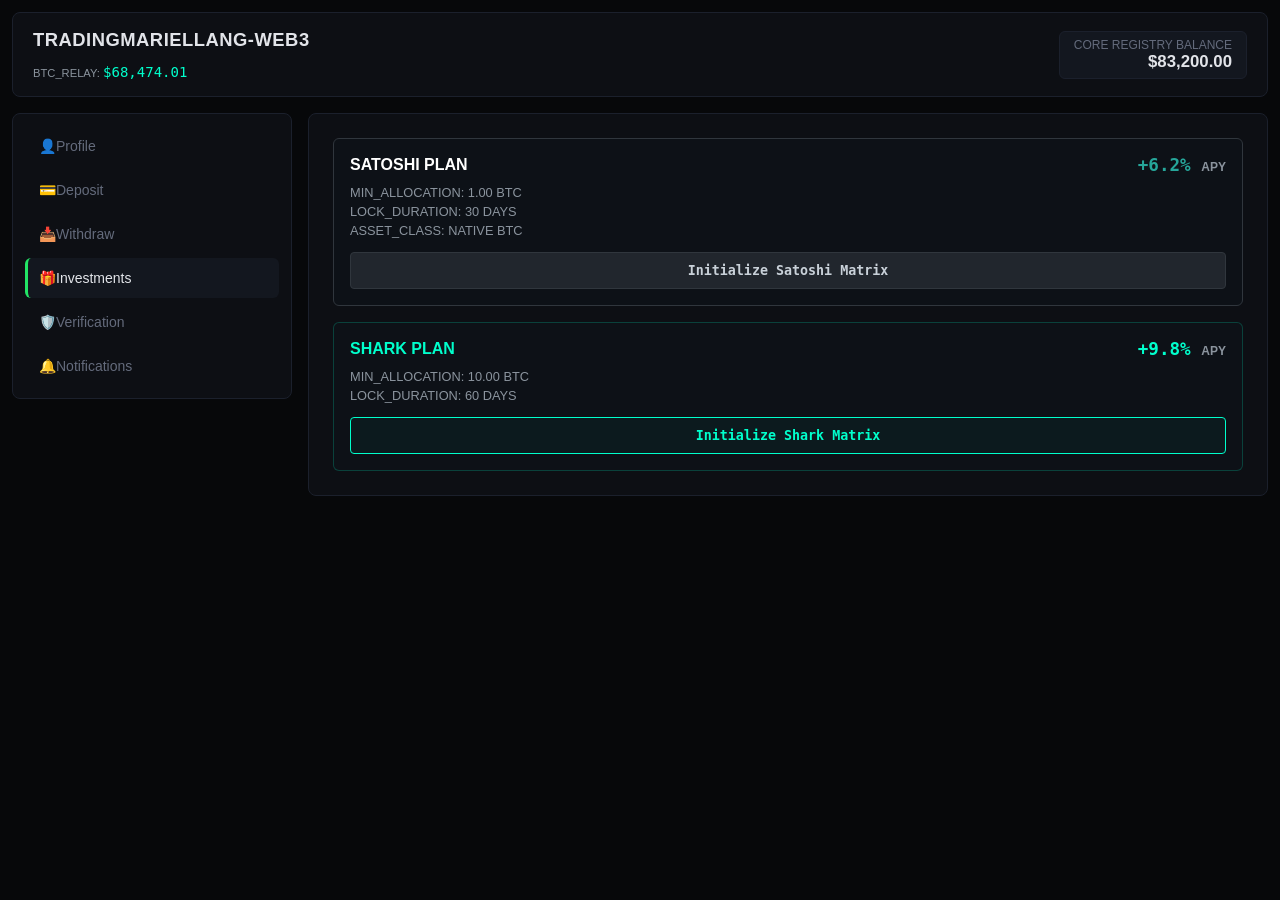
<file: index.html>
<!DOCTYPE html>
<html lang="en">
<head>
    <meta charset="UTF-8">
    <meta name="viewport" content="width=device-width, initial-scale=1.0">
    <title>Tradingmariellang-web3 // Premium Hub</title>
    <style>
        /* Premium Dark Institutional Interface Engine */
        :root {
            --bg-deep-space: #07080a;
            --bg-panel-dark: #0d0f14;
            --bg-input-field: #13171f;
            --accent-glow-green: #22e565;
            --accent-dim-green: rgba(34, 229, 101, 0.15);
            --border-grey-dark: #1b202c;
            --text-silver-bright: #e2e4e9;
            --text-grey-muted: #646b7c;
        }

        * {
            box-sizing: border-box;
            margin: 0;
            padding: 0;
            font-family: -apple-system, BlinkMacSystemFont, "Segoe UI", Roboto, Helvetica, Arial, sans-serif;
        }

        body {
            background-color: var(--bg-deep-space);
            color: var(--text-silver-bright);
            padding: 12px;
            font-size: 14px;
        }

        /* Top Institutional Banner Grid */
        header {
            background: var(--bg-panel-dark);
            border: 1px solid var(--border-grey-dark);
            padding: 16px 20px;
            border-radius: 8px;
            margin-bottom: 16px;
            display: flex;
            justify-content: space-between;
            align-items: center;
            flex-wrap: wrap;
            gap: 10px;
        }

        header h1 {
            font-size: 1.15rem;
            letter-spacing: 0.5px;
            font-weight: 700;
        }

        .balance-pill {
            background: var(--bg-input-field);
            border: 1px solid var(--border-grey-dark);
            padding: 6px 14px;
            border-radius: 6px;
            text-align: right;
        }

        .balance-pill span {
            color: var(--text-grey-muted);
            font-size: 0.75rem;
            display: block;
            text-transform: uppercase;
        }

        .balance-pill h3 {
            color: var(--text-silver-bright);
            font-size: 1.05rem;
            font-weight: bold;
        }

        /* Master Dashboard Structural Split Layout */
        .workspace-layout {
            display: grid;
            grid-template-columns: 1fr;
            gap: 16px;
        }

        @media (min-width: 992px) {
            .workspace-layout {
                grid-template-columns: 280px 1fr;
            }
        }

        /* Side Command Console Layout */
        .sidebar-menu {
            background: var(--bg-panel-dark);
            border: 1px solid var(--border-grey-dark);
            border-radius: 8px;
            padding: 12px;
            display: flex;
            flex-direction: column;
            gap: 4px;
            height: fit-content;
        }

        .menu-item {
            display: flex;
            align-items: center;
            padding: 12px 14px;
            color: var(--text-grey-muted);
            text-decoration: none;
            font-weight: 500;
            border-radius: 6px;
            transition: all 0.2s ease;
        }

        .menu-item:hover, .menu-item.active {
            color: var(--text-silver-bright);
            background: var(--bg-input-field);
        }

        .menu-item.active {
            border-left: 3px solid var(--accent-glow-green);
            padding-left: 11px;
        }

        /* Main Interface Container Blocks */
        .mainframe-content {
            display: flex;
            flex-direction: column;
            gap: 16px;
        }

        .content-panel {
            background: var(--bg-panel-dark);
            border: 1px solid var(--border-grey-dark);
            border-radius: 8px;
            padding: 24px;
        }

        .d-none {
            display: none !important;
        }
        
        .ticker-pair {
            display: flex;
            justify-content: space-between;
            padding: 8px 0;
            border-bottom: 1px solid var(--border-grey-dark);
        }
        
        .change-up { color: var(--accent-glow-green); }
        .change-down { color: #ff4d4d; }
    </style>
</head>
<body>

    <header>
        <div>
            <h1>TRADINGMARIELLANG-WEB3</h1>
            <div id="ticker-header" style="padding-top: 8px; margin-top: 5px;">
                <span style="color: #8b949e; font-size: 0.7rem;">BTC_RELAY: </span>
                <span id="btc-live-price" class="glitch" data-text="LOADING..." style="color: #00ffcc; font-family: monospace;">LOADING...</span>
            </div>
        </div>
        <div class="balance-pill">
            <span>Core Registry Balance</span>
            <h3>$83,200.00</h3>
        </div>
    </header>

    <div class="workspace-layout">
        
        <nav class="sidebar-menu">
            <a href="#" class="menu-item"><span class="icon">👤</span> Profile</a>
            <a href="#" class="menu-item"><span class="icon">💳</span> Deposit</a>
            <a href="#" class="menu-item"><span class="icon">📥</span> Withdraw</a>
            <a href="#" class="menu-item active"><span class="icon">🎁</span> Investments</a>
            <a href="#" class="menu-item"><span class="icon">🛡️</span> Verification</a>
            <a href="#" class="menu-item"><span class="icon">🔔</span> Notifications</a>
        </nav>

        <main class="mainframe-content">
            
            <div id="investments-section" class="content-panel">
                <div style="display: flex; flex-direction: column; gap: 16px;">
                    <div style="background: #0d1117; border: 1px solid #30363d; border-radius: 6px; padding: 16px;">
                        <div style="display: flex; justify-content: space-between; align-items: center; margin-bottom: 10px;">
                            <span style="font-weight: bold; color: #ffffff; font-size: 1rem;">SATOSHI PLAN</span>
                            <span style="color: #26a69a; font-family: monospace; font-weight: bold; font-size: 1.1rem;">+6.2% <span style="font-size: 0.75rem; color: #8b949e;">APY</span></span>
                        </div>
                        <div style="font-size: 0.8rem; color: #8b949e; font-family: monospace; display: flex; flex-direction: column; gap: 4px;">
                            <span>MIN_ALLOCATION: 1.00 BTC</span>
                            <span>LOCK_DURATION: 30 DAYS</span>
                            <span>ASSET_CLASS: NATIVE BTC</span>
                        </div>
                        <button style="margin-top: 14px; width: 100%; background: #21262d; border: 1px solid #30363d; color: #c9d1d9; padding: 10px; border-radius: 4px; font-weight: bold; font-family: monospace; cursor: pointer;">Initialize Satoshi Matrix</button>
                    </div>

                    <div style="background: #0d1117; border: 1px solid rgba(0, 255, 204, 0.2); border-radius: 6px; padding: 16px;">
                        <div style="display: flex; justify-content: space-between; align-items: center; margin-bottom: 10px;">
                            <span style="font-weight: bold; color: #00ffcc; font-size: 1rem;">SHARK PLAN</span>
                            <span style="color: #00ffcc; font-family: monospace; font-weight: bold; font-size: 1.1rem;">+9.8% <span style="font-size: 0.75rem; color: #8b949e;">APY</span></span>
                        </div>
                        <div style="font-size: 0.8rem; color: #8b949e; font-family: monospace; display: flex; flex-direction: column; gap: 4px;">
                            <span>MIN_ALLOCATION: 10.00 BTC</span>
                            <span>LOCK_DURATION: 60 DAYS</span>
                        </div>
                        <button style="margin-top: 14px; width: 100%; background: rgba(0,255,204,0.04); border: 1px solid #00ffcc; color: #00ffcc; padding: 10px; border-radius: 4px; font-weight: bold; font-family: monospace; cursor: pointer;">Initialize Shark Matrix</button>
                    </div>
                </div>
            </div>

            <div id="verification-section" class="content-panel d-none">
                <div class="panel-header" style="display: flex; flex-direction: column; gap: 12px; border-bottom: 1px solid #30363d; padding-bottom: 12px; margin-bottom: 20px;">
                    <h3 style="margin: 0; font-size: 1.1rem; color: #ffffff;">System Gateway // Identity Verification</h3>
                    <span style="font-size: 0.7rem; font-family: monospace; background: rgba(255, 193, 7, 0.1); color: #ffc107; padding: 6px 10px; border-radius: 3px; border: 1px solid rgba(255, 193, 7, 0.2); width: fit-content;">STATUS: PENDING_VERIFICATION</span>
                </div>
            </div>

            <div id="notifications-section" class="content-panel d-none">
                <div class="notification-feed" style="display: flex; flex-direction: column; gap: 12px;">
                    <div style="background: #0d1117; border-left: 3px solid #00ffcc; border: 1px solid #21262d; padding: 12px; border-radius: 0 4px 4px 0;">
                        <div style="display: flex; justify-content: space-between; font-size: 0.75rem; color: #8b949e; font-family: monospace; margin-bottom: 4px;">
                            <span>[SYS_INIT // BLACK_KANA]</span>
                            <span>CORE_READY</span>
                        </div>
                        <p style="margin: 0; font-size: 0.85rem; color: #c9d1d9; font-family: monospace;">
                            > EXECUTION_SUCCESS: Terminal signature verified under authorization block BK-99X.
                        </p>
                    </div>
                    
                    <div id="live-ticker-stream" style="margin-top: 20px; background: #000; padding: 10px; border-radius: 6px;">
                        </div>
                </div>
            </div>

        </main>
    </div>

    <script>
    document.addEventListener("DOMContentLoaded", function () {
        
        // 1. Navigation Matrix
        const menuLinks = document.querySelectorAll(".menu-item");
        const sections = {
            "Profile": document.getElementById("profile-section"),
            "Deposit": document.getElementById("funds-section"),
            "Withdraw": document.getElementById("withdraw-section"),
            "Investments": document.getElementById("investments-section"),
            "Verification": document.getElementById("verification-section"),
            "Notifications": document.getElementById("notifications-section")
        };

        menuLinks.forEach(link => {
            link.addEventListener("click", function (e) {
                const targetText = link.textContent.replace(/[^\w\s]/gi, '').trim(); 
                if (sections[targetText]) {
                    e.preventDefault();
                    menuLinks.forEach(item => item.classList.remove("active"));
                    link.classList.add("active");
                    
                    Object.values(sections).forEach(sec => { 
                        if (sec) sec.classList.add("d-none"); 
                    });
                    sections[targetText].classList.remove("d-none");
                }
            });
        });

        // 2. Market Stream Matrix
        const tickerStream = document.getElementById("live-ticker-stream");
        const btcHeaderPrice = document.getElementById("btc-live-price");

        function renderTickerData(assetsArray) {
            if (tickerStream) tickerStream.innerHTML = "<h4 style='color:#646b7c; margin-bottom:10px;'>LIVE MARKET FEED</h4>";
            
            assetsArray.forEach(asset => {
                const isTrx = asset.symbol.includes('TRX');
                const clearPrice = asset.price.toLocaleString(undefined, { minimumFractionDigits: 2, maximumFractionDigits: isTrx ? 4 : 2 });
                const clearPercent = asset.change.toFixed(2);
                const directionalClass = asset.change >= 0 ? 'change-up' : 'change-down';
                const trendIndicator = asset.change >= 0 ? '+' : '';

                // Update Header BTC Price
                if(asset.symbol === 'BTC/USDT' && btcHeaderPrice) {
                    btcHeaderPrice.innerText = "$" + clearPrice;
                }

                if (tickerStream) {
                    const itemHTML = `
                        <div class="ticker-pair">
                            <span style="color: #8b949e; font-weight: bold;">${asset.symbol}</span>
                            <span style="color: #ffffff; font-family: monospace;">$${clearPrice}</span>
                            <span class="${directionalClass}">${trendIndicator}${clearPercent}%</span>
                        </div>
                    `;
                    tickerStream.insertAdjacentHTML('beforeend', itemHTML);
                }
            });
        }

        async function initializeProxyStream() {
            try {
                const response = await fetch('https://min-api.cryptocompare.com/data/pricemultifull?fsyms=BTC,ETH,TRX&tsyms=USDT');
                if (!response.ok) throw new Error('Handshake dropped');
                
                const payload = await response.json();
                const rawData = payload.RAW;
                
                const liveAssets = [
                    { symbol: 'BTC/USDT', price: rawData.BTC.USDT.PRICE, change: rawData.BTC.USDT.CHANGEPCT24HOUR },
                    { symbol: 'ETH/USDT', price: rawData.ETH.USDT.PRICE, change: rawData.ETH.USDT.CHANGEPCT24HOUR },
                    { symbol: 'TRX/USDT', price: rawData.TRX.USDT.PRICE, change: rawData.TRX.USDT.CHANGEPCT24HOUR }
                ];
                renderTickerData(liveAssets);
                
            } catch (error) {
                console.log("Using fallback simulated data");
                const fallbackAssets = [
                    { symbol: 'BTC/USDT', price: 68422.50 + (Math.random() * 100), change: 1.45 },
                    { symbol: 'ETH/USDT', price: 3745.25 + (Math.random() * 10), change: -0.82 },
                    { symbol: 'TRX/USDT', price: 0.1224, change: 2.11 }
                ];
                renderTickerData(fallbackAssets);
            }
        }

        initializeProxyStream();
        setInterval(initializeProxyStream, 10000);
    });
    </script>
</body>
</html>
</file>
